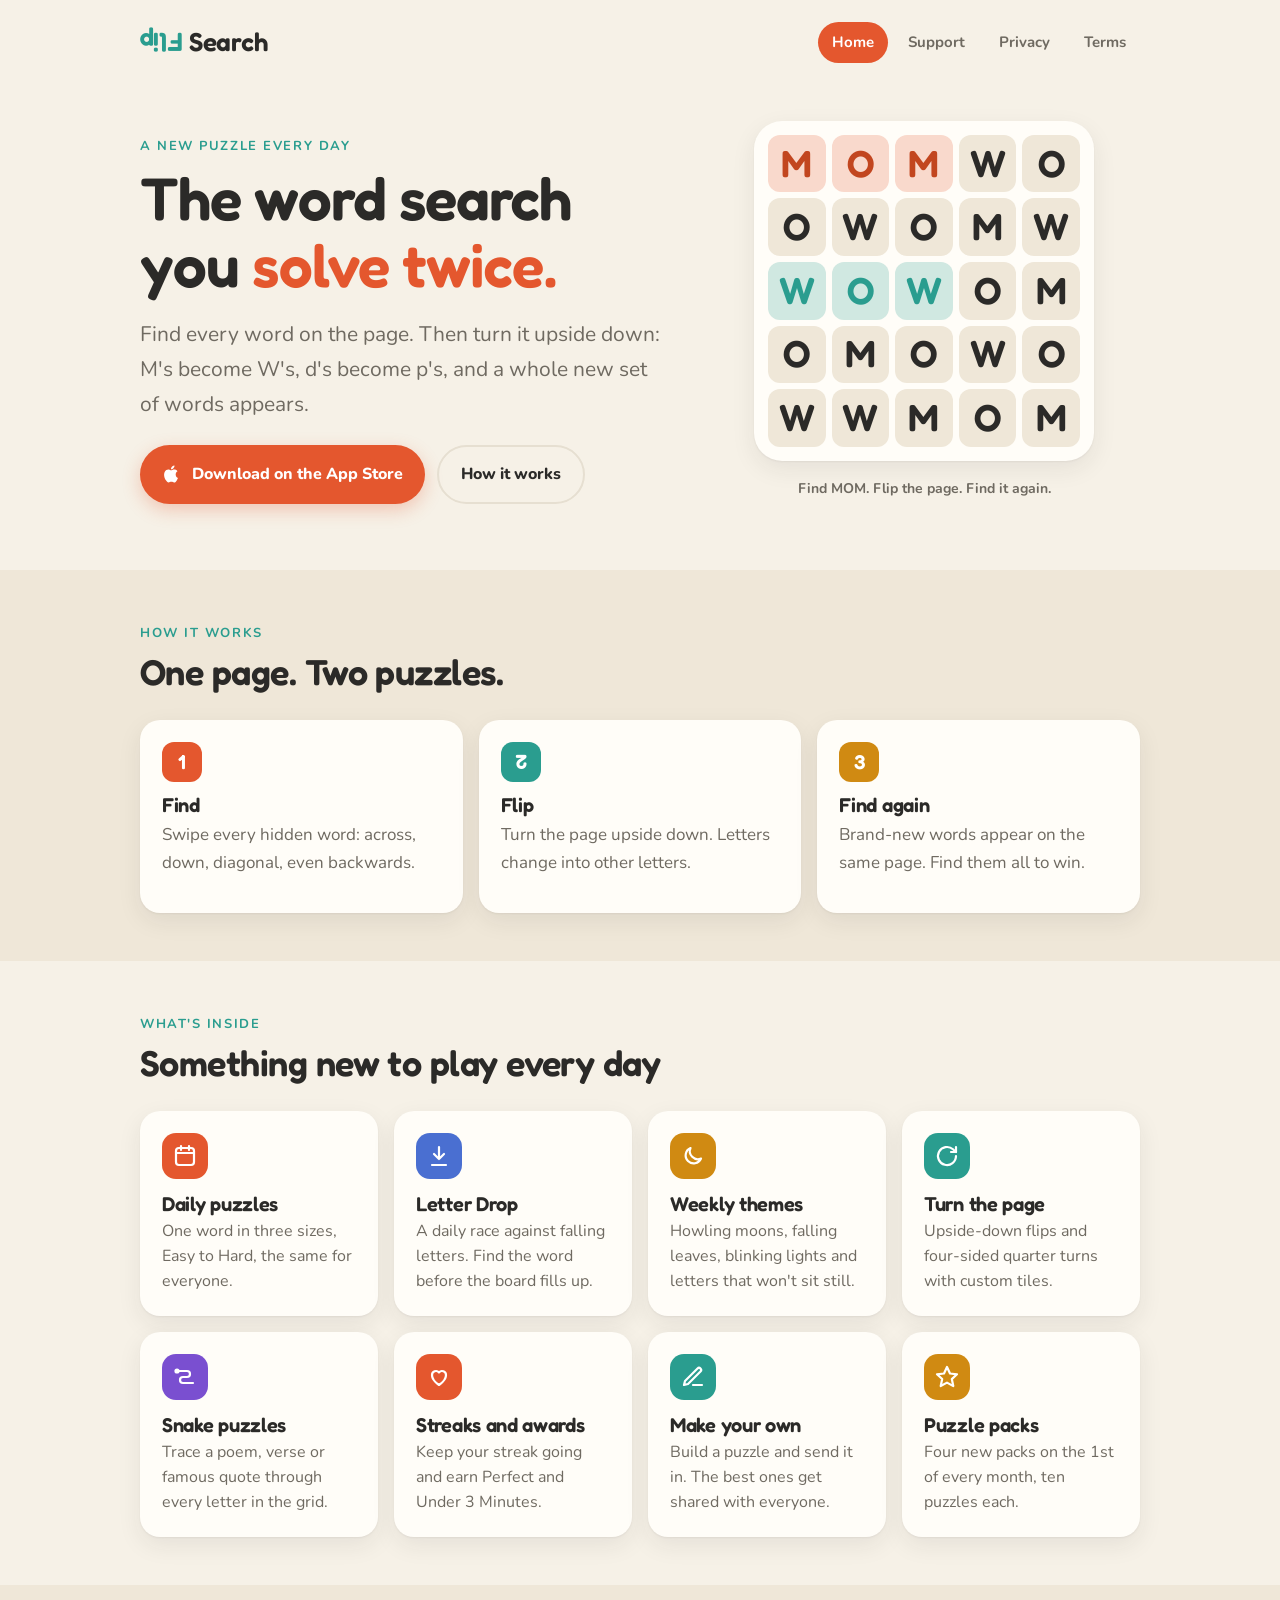
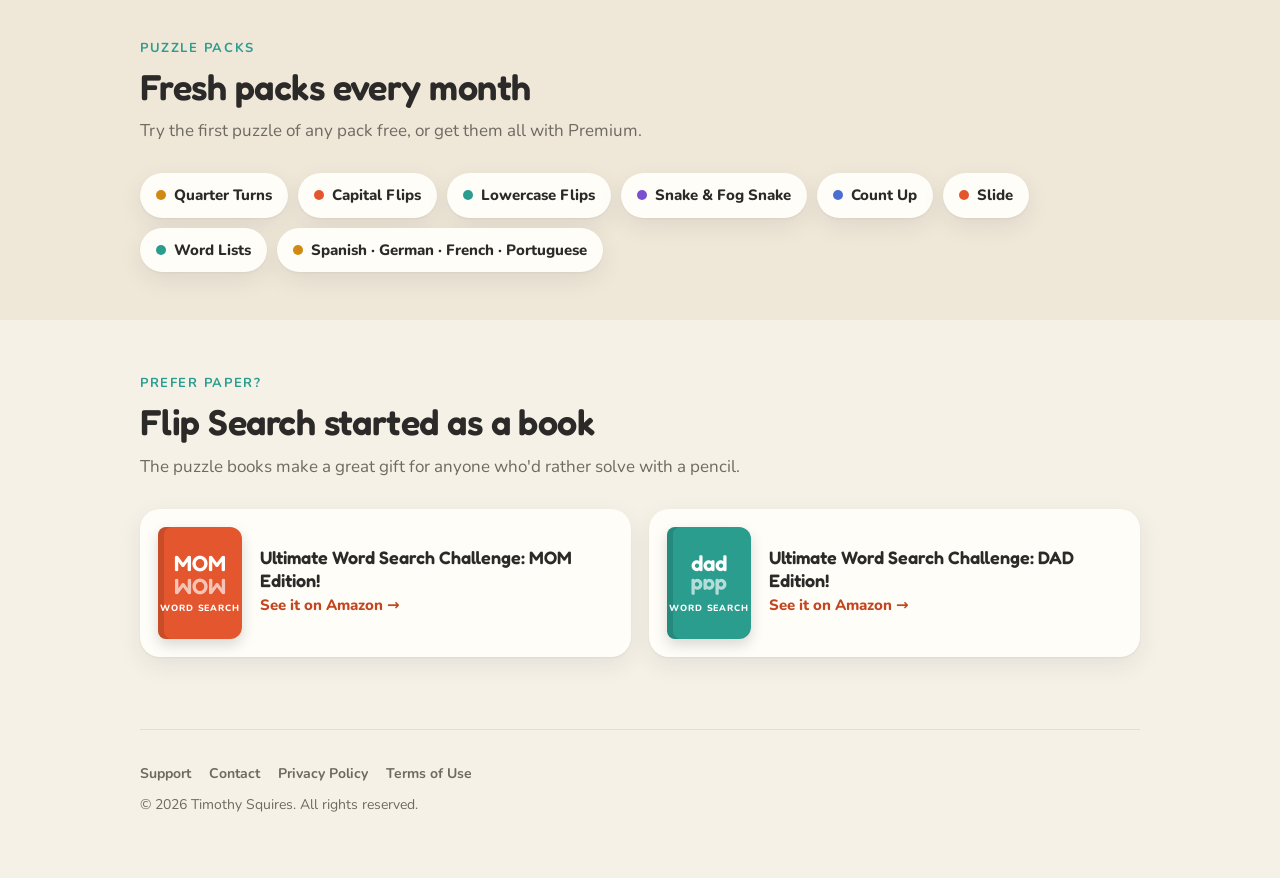
<file: index.html>
<!doctype html>
<html lang="en">
<head>
<meta charset="utf-8">
<meta name="viewport" content="width=device-width, initial-scale=1">
<title>Flip Search: the upside-down word search</title>
<meta name="description" content="Flip Search is a word search you solve twice: find every word, then turn the page and find them again.">
<link rel="preconnect" href="https://fonts.googleapis.com">
<link rel="preconnect" href="https://fonts.gstatic.com" crossorigin>
<link href="https://fonts.googleapis.com/css2?family=Fredoka:wght@500;600&family=Nunito:wght@400;600;700;800&display=swap" rel="stylesheet">
<link rel="stylesheet" href="style.css">
</head>
<body>
<div class="wrap">
  <header class="site">
    <a class="logo" href="./"><span class="flip">Flip</span>Search</a>
    <nav><a href="./" aria-current="page">Home</a><a href="support.html">Support</a><a href="privacy.html">Privacy</a><a href="terms.html">Terms</a></nav>
  </header>

  <div class="hero">
    <div>
      <span class="eyebrow">A new puzzle every day</span>
      <h1>The word search you <span class="accent-coral">solve twice.</span></h1>
      <p class="lead" style="margin-top:18px">Find every word on the page. Then turn it upside down: M's become W's, d's become p's, and a whole new set of words appears.</p>
      <div class="actions">
        <a class="button" href="https://apps.apple.com/us/app/flip-search/id6823875443">
          <svg viewBox="0 0 24 24" fill="currentColor" aria-hidden="true"><path d="M16.4 12.6c0-2.6 2.1-3.8 2.2-3.9-1.2-1.8-3.1-2-3.7-2-1.6-.2-3.1.9-3.9.9-.8 0-2-.9-3.4-.9-1.7 0-3.3 1-4.2 2.6-1.8 3.1-.5 7.8 1.3 10.3.9 1.2 1.9 2.6 3.2 2.6 1.3-.1 1.8-.8 3.3-.8 1.6 0 2 .8 3.4.8s2.3-1.3 3.1-2.5c1-1.4 1.4-2.8 1.4-2.9-.1 0-2.7-1-2.7-4.2zM13.9 4.9c.7-.9 1.2-2 1-3.2-1 0-2.3.7-3 1.6-.7.8-1.2 2-1.1 3.1 1.2.1 2.4-.6 3.1-1.5z"/></svg>
          Download on the App Store
        </a>
        <a class="button ghost" href="#how">How it works</a>
      </div>
    </div>
    <div class="board-wrap">
      <div class="board" aria-label="A Flip Search grid turning upside down">
        <span class="hit">M</span><span class="hit">O</span><span class="hit">M</span><span>W</span><span>O</span>
        <span>O</span><span>W</span><span>O</span><span>M</span><span>W</span>
        <span class="hit2">W</span><span class="hit2">O</span><span class="hit2">W</span><span>O</span><span>M</span>
        <span>O</span><span>M</span><span>O</span><span>W</span><span>O</span>
        <span>W</span><span>W</span><span>M</span><span>O</span><span>M</span>
      </div>
      <p class="board-caption">Find MOM. Flip the page. Find it again.</p>
    </div>
  </div>
</div>

<section class="band" id="how">
  <div class="wrap">
    <div class="section-head">
      <span class="eyebrow">How it works</span>
      <h2>One page. Two puzzles.</h2>
    </div>
    <div class="steps">
      <div class="step"><h3>Find</h3><p class="muted">Swipe every hidden word: across, down, diagonal, even backwards.</p></div>
      <div class="step"><h3>Flip</h3><p class="muted">Turn the page upside down. Letters change into other letters.</p></div>
      <div class="step"><h3>Find again</h3><p class="muted">Brand-new words appear on the same page. Find them all to win.</p></div>
    </div>
  </div>
</section>

<section>
  <div class="wrap">
    <div class="section-head">
      <span class="eyebrow">What's inside</span>
      <h2>Something new to play every day</h2>
    </div>
    <div class="features">
      <div class="feature">
        <div class="icon coral"><svg viewBox="0 0 24 24" fill="none" stroke="currentColor" stroke-width="2.2" stroke-linecap="round" stroke-linejoin="round"><rect x="3" y="4" width="18" height="17" rx="3"/><path d="M3 9h18M8 2v4M16 2v4"/></svg></div>
        <h3>Daily puzzles</h3><p>One word in three sizes, Easy to Hard, the same for everyone.</p>
      </div>
      <div class="feature">
        <div class="icon blue"><svg viewBox="0 0 24 24" fill="none" stroke="currentColor" stroke-width="2.2" stroke-linecap="round" stroke-linejoin="round"><path d="M12 3v12M7 10l5 5 5-5M5 21h14"/></svg></div>
        <h3>Letter Drop</h3><p>A daily race against falling letters. Find the word before the board fills up.</p>
      </div>
      <div class="feature">
        <div class="icon gold"><svg viewBox="0 0 24 24" fill="none" stroke="currentColor" stroke-width="2.2" stroke-linecap="round" stroke-linejoin="round"><path d="M20 14.5A8 8 0 0 1 9.5 4a8 8 0 1 0 10.5 10.5z"/></svg></div>
        <h3>Weekly themes</h3><p>Howling moons, falling leaves, blinking lights and letters that won't sit still.</p>
      </div>
      <div class="feature">
        <div class="icon teal"><svg viewBox="0 0 24 24" fill="none" stroke="currentColor" stroke-width="2.2" stroke-linecap="round" stroke-linejoin="round"><path d="M21 12a9 9 0 1 1-3-6.7L21 8"/><path d="M21 3v5h-5"/></svg></div>
        <h3>Turn the page</h3><p>Upside-down flips and four-sided quarter turns with custom tiles.</p>
      </div>
      <div class="feature">
        <div class="icon purple"><svg viewBox="0 0 24 24" fill="none" stroke="currentColor" stroke-width="2.2" stroke-linecap="round" stroke-linejoin="round"><path d="M4 6h10a3 3 0 0 1 0 6H10a3 3 0 0 0 0 6h10"/><circle cx="4" cy="6" r="1.5" fill="currentColor"/></svg></div>
        <h3>Snake puzzles</h3><p>Trace a poem, verse or famous quote through every letter in the grid.</p>
      </div>
      <div class="feature">
        <div class="icon coral"><svg viewBox="0 0 24 24" fill="none" stroke="currentColor" stroke-width="2.2" stroke-linecap="round" stroke-linejoin="round"><path d="M12 20s-7-4.5-7-10a4 4 0 0 1 7-2.6A4 4 0 0 1 19 10c0 5.5-7 10-7 10z"/></svg></div>
        <h3>Streaks and awards</h3><p>Keep your streak going and earn Perfect and Under 3 Minutes.</p>
      </div>
      <div class="feature">
        <div class="icon teal"><svg viewBox="0 0 24 24" fill="none" stroke="currentColor" stroke-width="2.2" stroke-linecap="round" stroke-linejoin="round"><path d="M12 20h9M16.5 3.5a2.1 2.1 0 0 1 3 3L7 19l-4 1 1-4z"/></svg></div>
        <h3>Make your own</h3><p>Build a puzzle and send it in. The best ones get shared with everyone.</p>
      </div>
      <div class="feature">
        <div class="icon gold"><svg viewBox="0 0 24 24" fill="none" stroke="currentColor" stroke-width="2.2" stroke-linecap="round" stroke-linejoin="round"><path d="M12 2l3 6.5 7 .8-5.2 4.8 1.5 7L12 17.6 5.7 21l1.5-7L2 9.3l7-.8z"/></svg></div>
        <h3>Puzzle packs</h3><p>Four new packs on the 1st of every month, ten puzzles each.</p>
      </div>
    </div>
  </div>
</section>

<section class="band">
  <div class="wrap">
    <div class="section-head">
      <span class="eyebrow">Puzzle packs</span>
      <h2>Fresh packs every month</h2>
      <p class="muted">Try the first puzzle of any pack free, or get them all with Premium.</p>
    </div>
    <div class="chips">
      <span class="chip"><i style="background:var(--gold)"></i>Quarter Turns</span>
      <span class="chip"><i style="background:var(--coral)"></i>Capital Flips</span>
      <span class="chip"><i style="background:var(--teal)"></i>Lowercase Flips</span>
      <span class="chip"><i style="background:var(--purple)"></i>Snake &amp; Fog Snake</span>
      <span class="chip"><i style="background:var(--blue)"></i>Count Up</span>
      <span class="chip"><i style="background:var(--coral)"></i>Slide</span>
      <span class="chip"><i style="background:var(--teal)"></i>Word Lists</span>
      <span class="chip"><i style="background:var(--gold)"></i>Spanish · German · French · Portuguese</span>
    </div>
  </div>
</section>

<section>
  <div class="wrap">
    <div class="section-head">
      <span class="eyebrow">Prefer paper?</span>
      <h2>Flip Search started as a book</h2>
      <p class="muted">The puzzle books make a great gift for anyone who'd rather solve with a pencil.</p>
    </div>
    <div class="books">
      <a class="book" href="https://www.amazon.com/Ultimate-Word-Search-Challenge-MOM/dp/B0DCZR6Y28/">
        <span class="cover mom"><span>MOM<span class="upside">MOM</span><small>WORD SEARCH</small></span></span>
        <span><strong>Ultimate Word Search Challenge: MOM Edition!</strong><span class="go">See it on Amazon →</span></span>
      </a>
      <a class="book" href="https://www.amazon.com/Ultimate-Word-Search-Challenge-DAD/dp/B0DDCRF8DS">
        <span class="cover dad"><span>dad<span class="upside">dad</span><small>WORD SEARCH</small></span></span>
        <span><strong>Ultimate Word Search Challenge: DAD Edition!</strong><span class="go">See it on Amazon →</span></span>
      </a>
    </div>
  </div>
</section>

<div class="wrap">
  <footer class="site">
    <div class="links"><a href="support.html">Support</a><a href="support.html#contact">Contact</a><a href="privacy.html">Privacy Policy</a><a href="terms.html">Terms of Use</a></div>
    <p>© 2026 Timothy Squires. All rights reserved.</p>
  </footer>
</div>
</body>
</html>
</file>
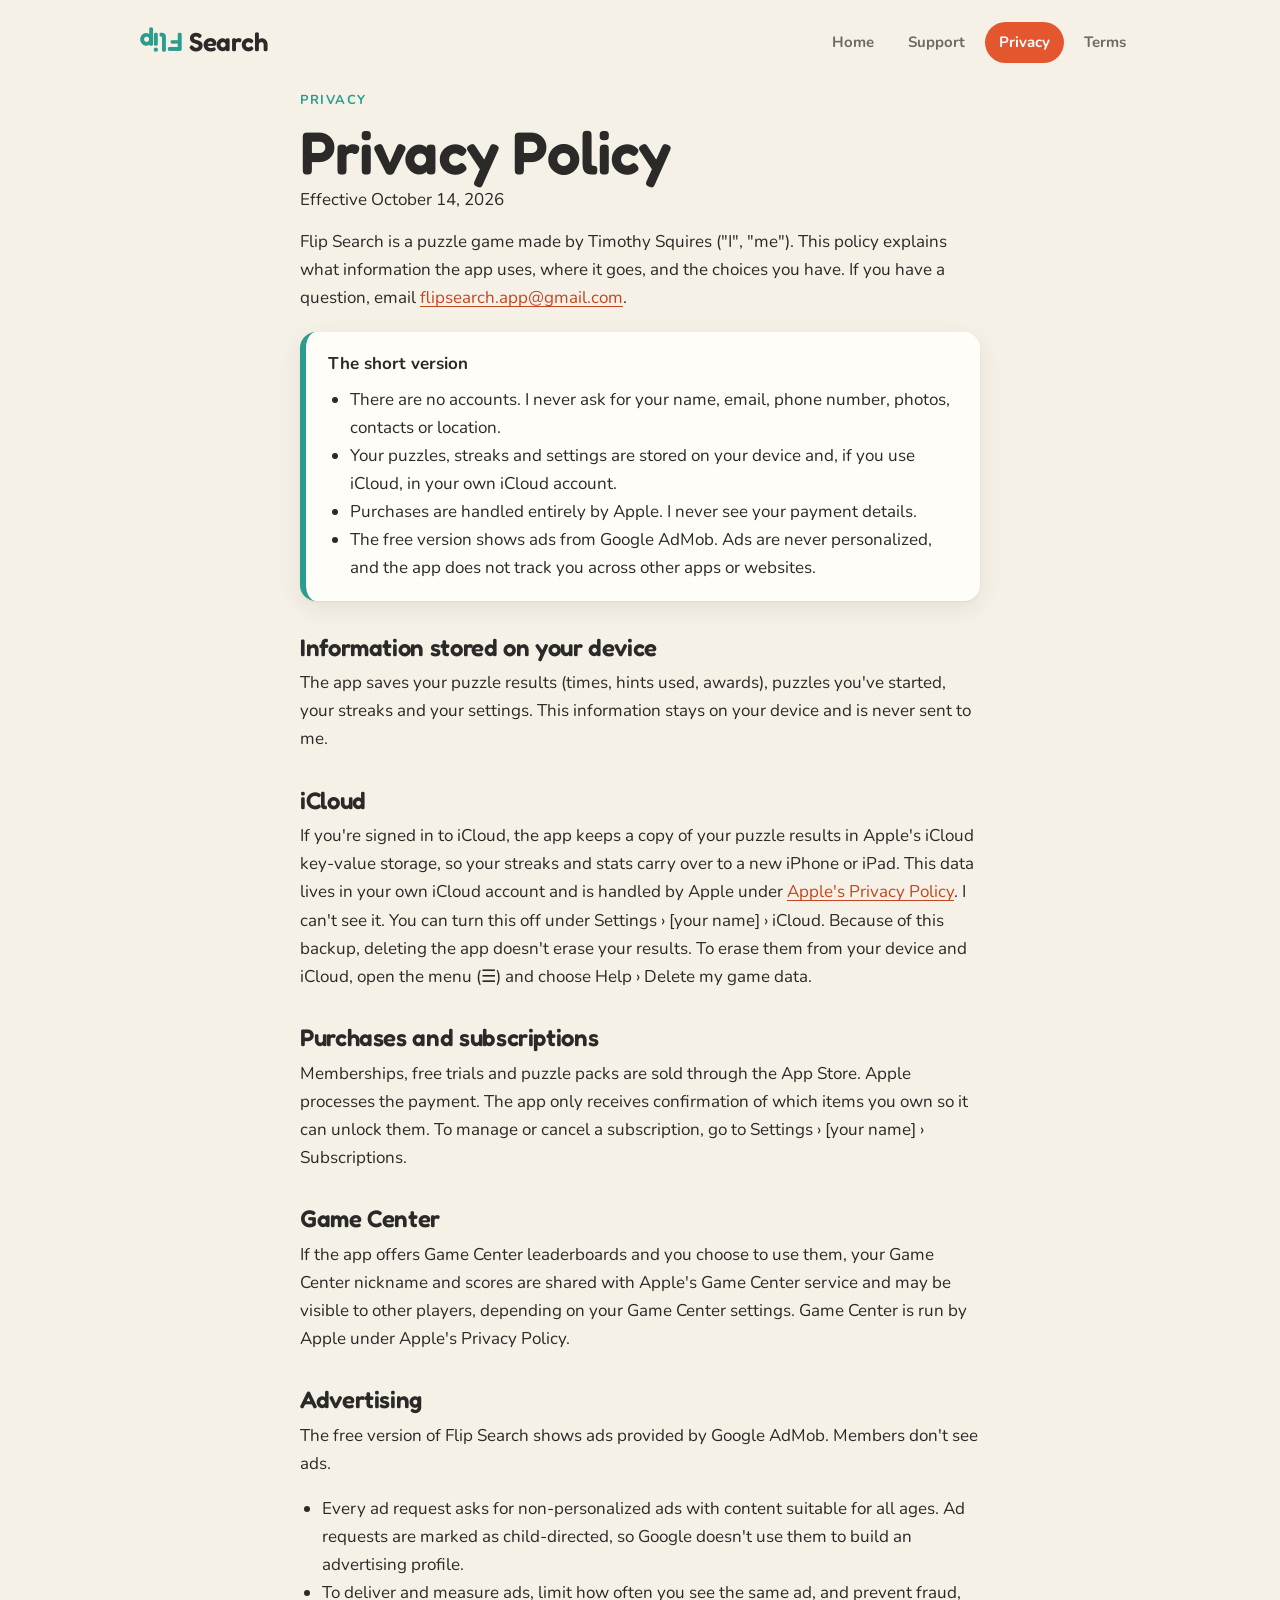
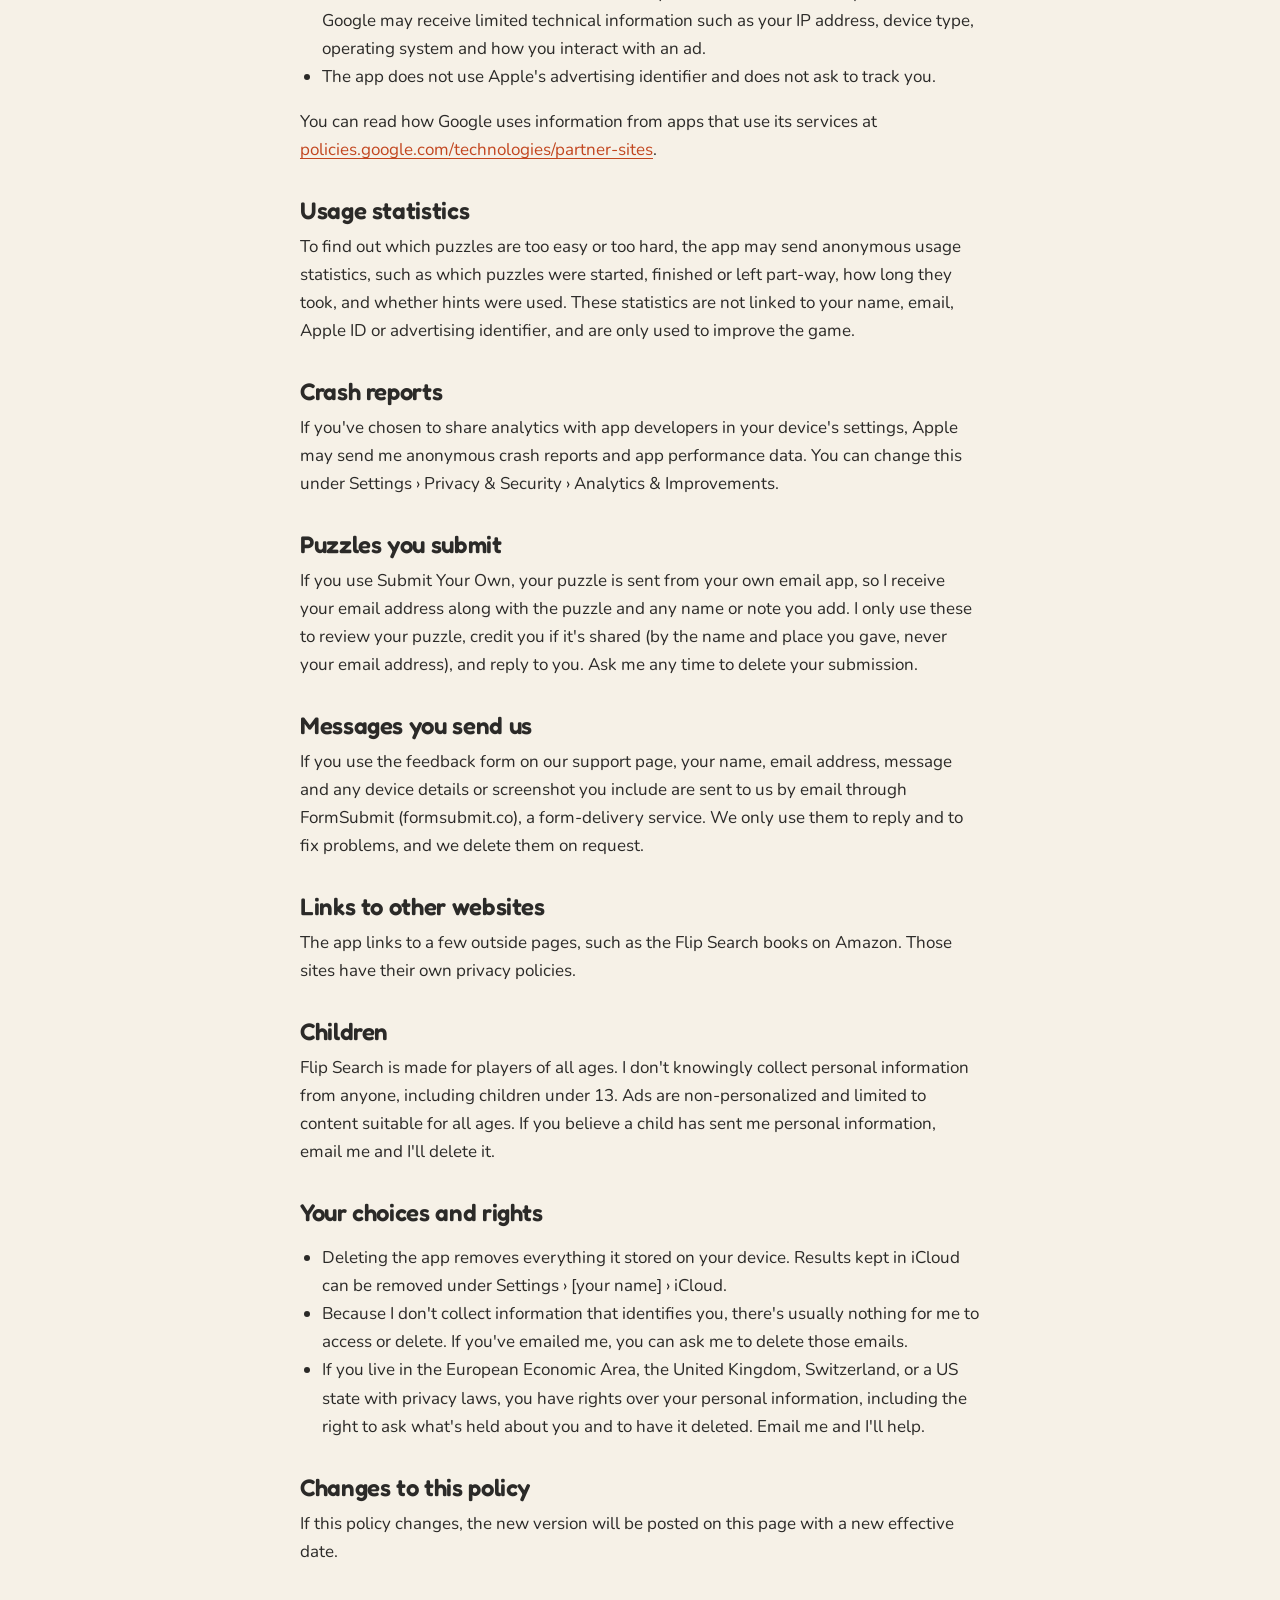
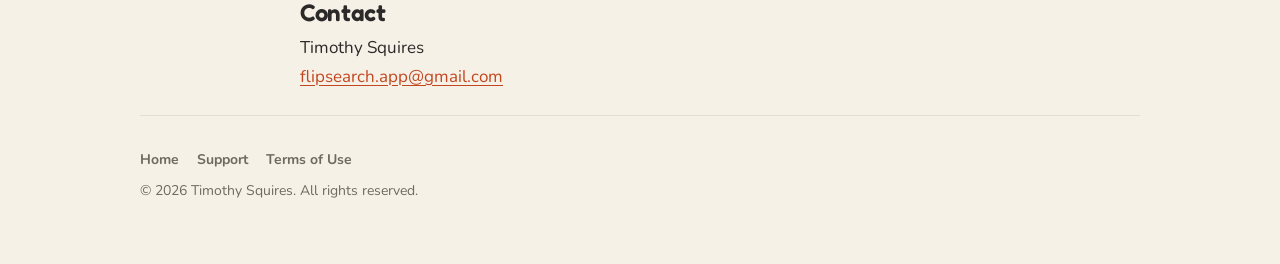
<file: privacy.html>
<!doctype html>
<html lang="en">
<head>
<meta charset="utf-8">
<meta name="viewport" content="width=device-width, initial-scale=1">
<title>Privacy Policy · Flip Search</title>
<link rel="preconnect" href="https://fonts.googleapis.com">
<link rel="preconnect" href="https://fonts.gstatic.com" crossorigin>
<link href="https://fonts.googleapis.com/css2?family=Fredoka:wght@500;600&family=Nunito:wght@400;600;700;800&display=swap" rel="stylesheet">
<link rel="stylesheet" href="style.css">
</head>
<body>
<div class="wrap">
  <header class="site">
    <a class="logo" href="./"><span class="flip">Flip</span>Search</a>
    <nav><a href="./">Home</a><a href="support.html">Support</a><a href="privacy.html" aria-current="page">Privacy</a><a href="terms.html">Terms</a></nav>
  </header>
</div>
<div class="wrap narrow prose">
  <span class="eyebrow">Privacy</span>
  <h1>Privacy Policy</h1>
  <p class="muted">Effective October 14, 2026</p>

  <p>Flip Search is a puzzle game made by Timothy Squires ("I", "me"). This policy explains what information the app uses, where it goes, and the choices you have. If you have a question, email <a href="mailto:flipsearch.app@gmail.com">flipsearch.app@gmail.com</a>.</p>

  <div class="summary-card">
    <strong>The short version</strong>
    <ul>
      <li>There are no accounts. I never ask for your name, email, phone number, photos, contacts or location.</li>
      <li>Your puzzles, streaks and settings are stored on your device and, if you use iCloud, in your own iCloud account.</li>
      <li>Purchases are handled entirely by Apple. I never see your payment details.</li>
      <li>The free version shows ads from Google AdMob. Ads are never personalized, and the app does not track you across other apps or websites.</li>
    </ul>
  </div>

  <h2>Information stored on your device</h2>
  <p>The app saves your puzzle results (times, hints used, awards), puzzles you've started, your streaks and your settings. This information stays on your device and is never sent to me.</p>

  <h2>iCloud</h2>
  <p>If you're signed in to iCloud, the app keeps a copy of your puzzle results in Apple's iCloud key-value storage, so your streaks and stats carry over to a new iPhone or iPad. This data lives in your own iCloud account and is handled by Apple under <a href="https://www.apple.com/legal/privacy/">Apple's Privacy Policy</a>. I can't see it. You can turn this off under Settings › [your name] › iCloud. Because of this backup, deleting the app doesn't erase your results. To erase them from your device and iCloud, open the menu (☰) and choose Help › Delete my game data.</p>

  <h2>Purchases and subscriptions</h2>
  <p>Memberships, free trials and puzzle packs are sold through the App Store. Apple processes the payment. The app only receives confirmation of which items you own so it can unlock them. To manage or cancel a subscription, go to Settings › [your name] › Subscriptions.</p>

  <h2>Game Center</h2>
  <p>If the app offers Game Center leaderboards and you choose to use them, your Game Center nickname and scores are shared with Apple's Game Center service and may be visible to other players, depending on your Game Center settings. Game Center is run by Apple under Apple's Privacy Policy.</p>

  <h2>Advertising</h2>
  <p>The free version of Flip Search shows ads provided by Google AdMob. Members don't see ads.</p>
  <ul>
    <li>Every ad request asks for non-personalized ads with content suitable for all ages. Ad requests are marked as child-directed, so Google doesn't use them to build an advertising profile.</li>
    <li>To deliver and measure ads, limit how often you see the same ad, and prevent fraud, Google may receive limited technical information such as your IP address, device type, operating system and how you interact with an ad.</li>
    <li>The app does not use Apple's advertising identifier and does not ask to track you.</li>
  </ul>
  <p>You can read how Google uses information from apps that use its services at <a href="https://policies.google.com/technologies/partner-sites">policies.google.com/technologies/partner-sites</a>.</p>

  <h2>Usage statistics</h2>
  <p>To find out which puzzles are too easy or too hard, the app may send anonymous usage statistics, such as which puzzles were started, finished or left part-way, how long they took, and whether hints were used. These statistics are not linked to your name, email, Apple ID or advertising identifier, and are only used to improve the game.</p>

  <h2>Crash reports</h2>
  <p>If you've chosen to share analytics with app developers in your device's settings, Apple may send me anonymous crash reports and app performance data. You can change this under Settings › Privacy &amp; Security › Analytics &amp; Improvements.</p>

  <h2>Puzzles you submit</h2>
  <p>If you use Submit Your Own, your puzzle is sent from your own email app, so I receive your email address along with the puzzle and any name or note you add. I only use these to review your puzzle, credit you if it's shared (by the name and place you gave, never your email address), and reply to you. Ask me any time to delete your submission.</p>

  <h2>Messages you send us</h2>
  <p>If you use the feedback form on our support page, your name, email address, message and any device details or screenshot you include are sent to us by email through FormSubmit (formsubmit.co), a form-delivery service. We only use them to reply and to fix problems, and we delete them on request.</p>

  <h2>Links to other websites</h2>
  <p>The app links to a few outside pages, such as the Flip Search books on Amazon. Those sites have their own privacy policies.</p>

  <h2>Children</h2>
  <p>Flip Search is made for players of all ages. I don't knowingly collect personal information from anyone, including children under 13. Ads are non-personalized and limited to content suitable for all ages. If you believe a child has sent me personal information, email me and I'll delete it.</p>

  <h2>Your choices and rights</h2>
  <ul>
    <li>Deleting the app removes everything it stored on your device. Results kept in iCloud can be removed under Settings › [your name] › iCloud.</li>
    <li>Because I don't collect information that identifies you, there's usually nothing for me to access or delete. If you've emailed me, you can ask me to delete those emails.</li>
    <li>If you live in the European Economic Area, the United Kingdom, Switzerland, or a US state with privacy laws, you have rights over your personal information, including the right to ask what's held about you and to have it deleted. Email me and I'll help.</li>
  </ul>

  <h2>Changes to this policy</h2>
  <p>If this policy changes, the new version will be posted on this page with a new effective date.</p>

  <h2>Contact</h2>
  <p>Timothy Squires<br><a href="mailto:flipsearch.app@gmail.com">flipsearch.app@gmail.com</a></p>

</div>
<div class="wrap">
  <footer class="site">
    <div class="links"><a href="./">Home</a><a href="support.html">Support</a><a href="terms.html">Terms of Use</a></div>
    <p>© 2026 Timothy Squires. All rights reserved.</p>
  </footer>
</div>
</body>
</html>
</file>
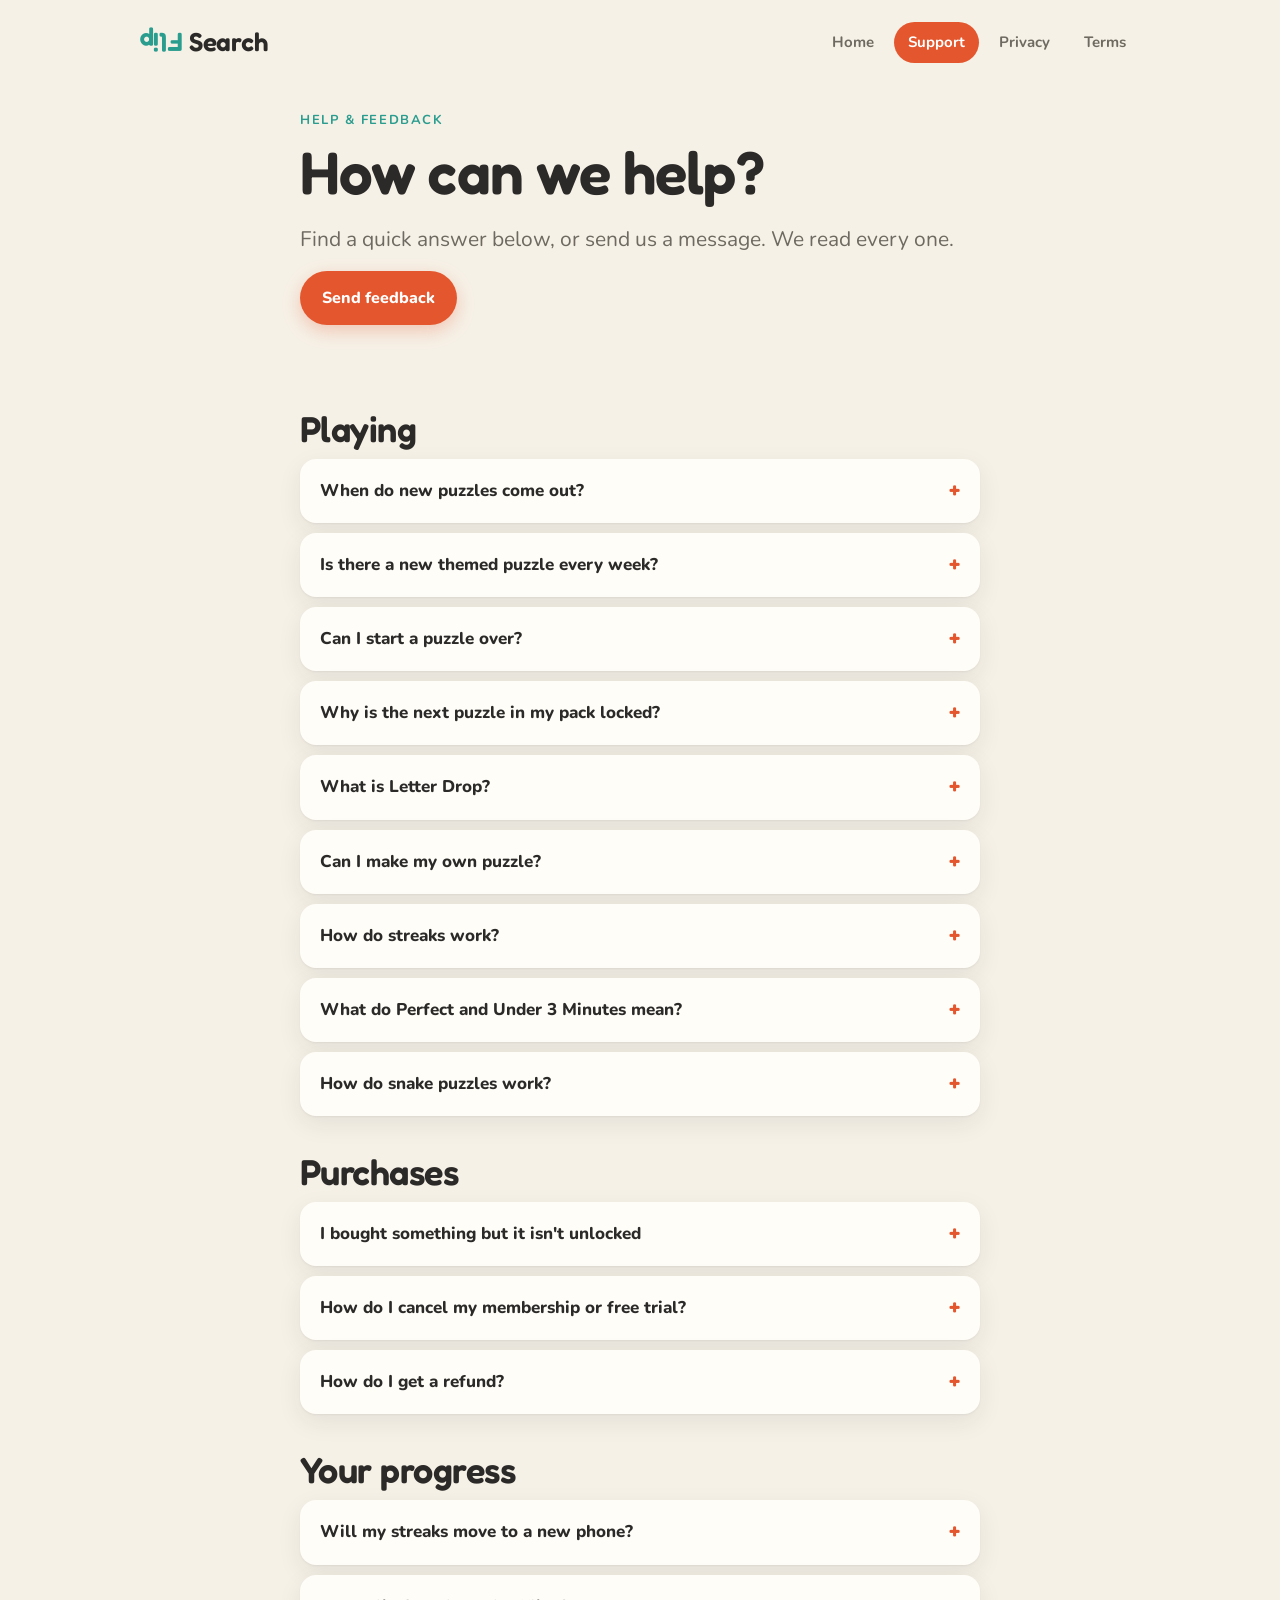
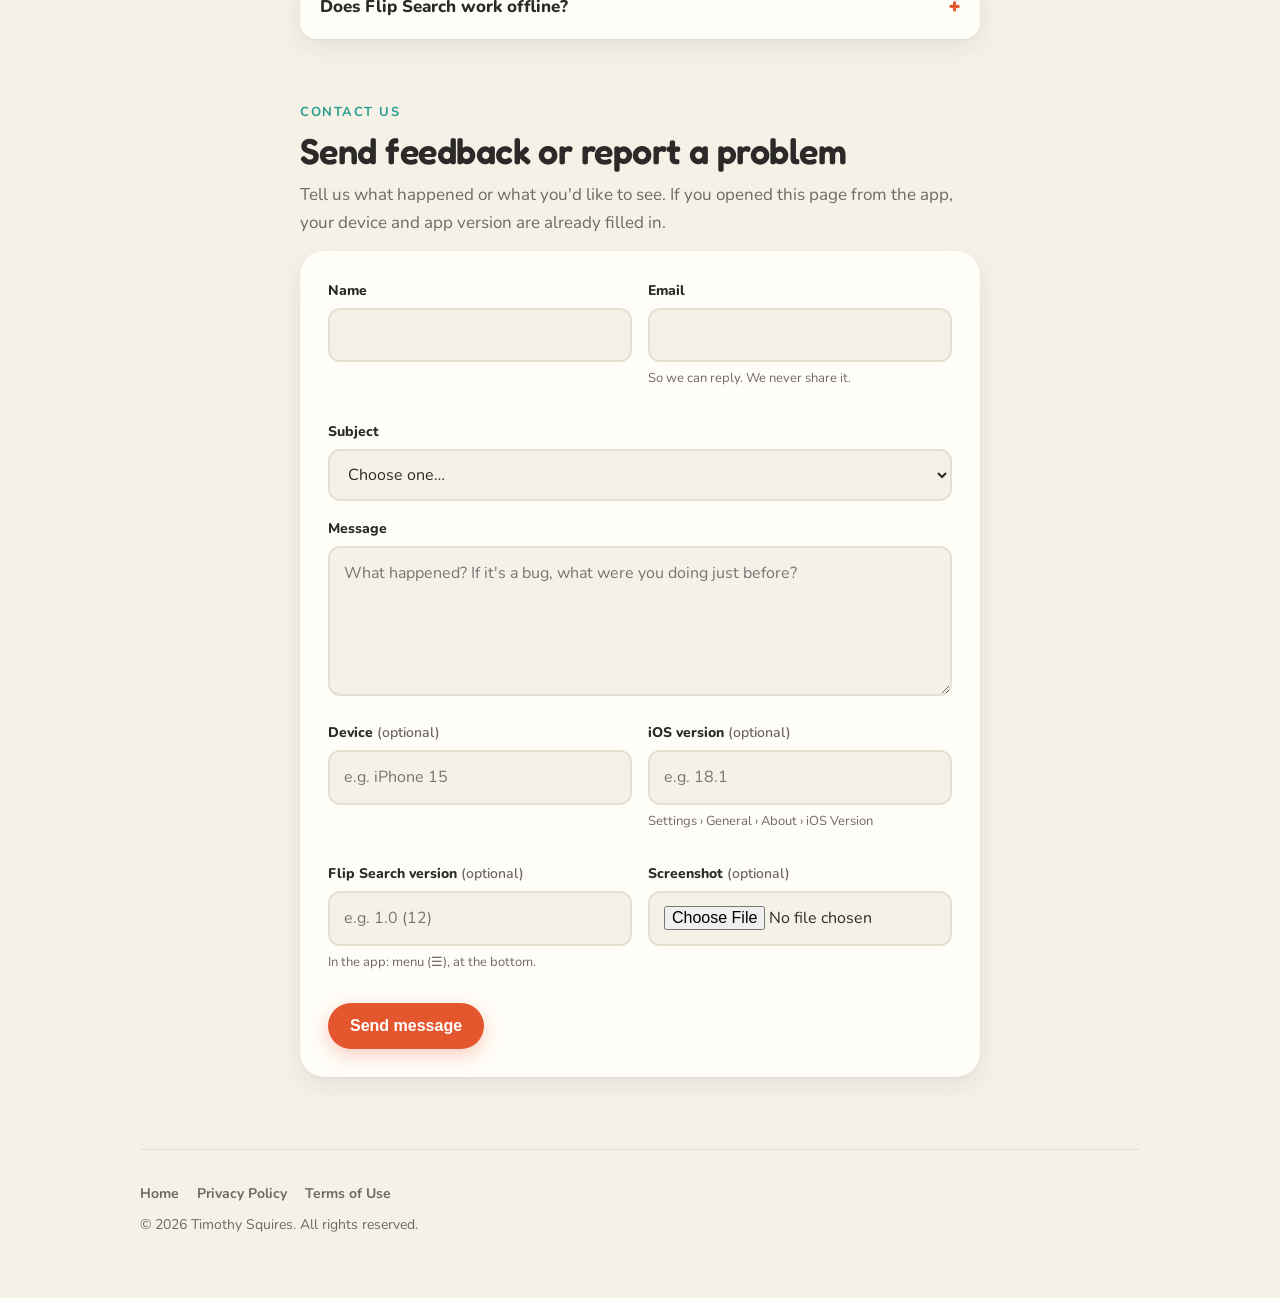
<file: support.html>
<!doctype html>
<html lang="en">
<head>
<meta charset="utf-8">
<meta name="viewport" content="width=device-width, initial-scale=1">
<title>Support · Flip Search</title>
<link rel="preconnect" href="https://fonts.googleapis.com">
<link rel="preconnect" href="https://fonts.gstatic.com" crossorigin>
<link href="https://fonts.googleapis.com/css2?family=Fredoka:wght@500;600&family=Nunito:wght@400;600;700;800&display=swap" rel="stylesheet">
<link rel="stylesheet" href="style.css">
</head>
<body>
<div class="wrap">
  <header class="site">
    <a class="logo" href="./"><span class="flip">Flip</span>Search</a>
    <nav><a href="./">Home</a><a href="support.html" aria-current="page">Support</a><a href="privacy.html">Privacy</a><a href="terms.html">Terms</a></nav>
  </header>
</div>

<div class="wrap narrow">
  <section style="padding-top:20px">
    <span class="eyebrow">Help &amp; feedback</span>
    <h1>How can we help?</h1>
    <p class="lead" style="margin-top:16px">Find a quick answer below, or send us a message. We read every one.</p>
    <a class="button" href="#contact">Send feedback</a>
  </section>

  <div class="faq">
    <h2>Playing</h2>
  <details>
    <summary>When do new puzzles come out?</summary>
    <p>Everyone gets the next day's puzzles at the same moment: midnight UTC. That's 7 PM Central (8 PM Eastern, 5 PM Pacific) during daylight saving time, and 6 PM Central in winter. The Today card in the app shows the time where you are.</p>
  </details>
  <details>
    <summary>Is there a new themed puzzle every week?</summary>
    <p>Yes. Each month has a theme, and a new puzzle for it comes out every Sunday. Members can go back and play the earlier weeks.</p>
  </details>
  <details>
    <summary>Can I start a puzzle over?</summary>
    <p>Yes, tap the circular arrow at the top of the puzzle. A restarted puzzle still counts for your streak, but it can't earn Perfect or Under 3 Minutes. Daily puzzles only count your first finish, so replaying one won't change your time.</p>
  </details>
  <details>
    <summary>Why is the next puzzle in my pack locked?</summary>
    <p>Pack puzzles unlock one at a time: finish the one before it to open the next. This applies with Premium too. Without the pack or Premium, you can play the first puzzle of every pack for free.</p>
  </details>
  <details>
    <summary>What is Letter Drop?</summary>
    <p>A daily game where letters fall onto the board. Swipe the day's word in any direction to clear it before the board fills up. Flip turns every letter upside down, and a golden letter clears the bottom three rows. Your first game each day is your score; after that it's practice.</p>
  </details>
  <details>
    <summary>Can I make my own puzzle?</summary>
    <p>Yes. Tap Submit Your Own Puzzle at the bottom of the home screen, pick a puzzle type (the daily flip puzzle, any pack that's come out, or an idea of your own), follow the instructions at the top, then send it. Puzzles aren't saved until you send them. We pick player-made puzzles to share with everyone.</p>
  </details>
  <details>
    <summary>How do streaks work?</summary>
    <p>Finish at least one daily puzzle each day to keep your daily streak. Finish all three Free Play puzzles in a day to grow your Free Play streak. A puzzle counts for its day if you finish it that day, or start it that day and finish it by the end of the next day.</p>
  </details>
  <details>
    <summary>What do Perfect and Under 3 Minutes mean?</summary>
    <p>Perfect means you finished without hints (and, in snake puzzles, without taking any letters back). Under 3 Minutes means you finished in less than three minutes, including any hint time. Both need to be done in one sitting: if you leave a puzzle and come back to it, it still counts for your streak, but not for these awards.</p>
  </details>
  <details>
    <summary>How do snake puzzles work?</summary>
    <p>A poem, verse or quote winds through every letter of the grid. Start on the highlighted first letter and trace one letter at a time to any of the 8 letters around it, using every letter once. Bible passages come from the Berean Standard Bible, which is in the public domain. On the two smaller grids, each word lights up when it's right; on the largest grid, nothing is confirmed until the whole snake is right. In Fog Snake you only see the letters next to your snake.</p>
  </details>

  <h2>Purchases</h2>
  <details>
    <summary>I bought something but it isn't unlocked</summary>
    <p>Open the menu (☰) and tap Restore purchases. Make sure you're signed in with the same Apple ID you bought it with.</p>
  </details>
  <details>
    <summary>How do I cancel my membership or free trial?</summary>
    <p>In the app, open the menu (☰) or the membership screen and tap Cancel or change subscription. You can also go to Settings › [your name] › Subscriptions › Flip Search and tap Cancel Subscription. You keep everything until the end of the period you've paid for. Cancel at least 24 hours before the trial or billing period ends to avoid the next charge. Deleting the app doesn't cancel a subscription.</p>
  </details>
  <details>
    <summary>How do I get a refund?</summary>
    <p>Apple handles all payments and refunds. Request one at <a href="https://reportaproblem.apple.com">reportaproblem.apple.com</a>.</p>
  </details>

  <h2>Your progress</h2>
  <details>
    <summary>Will my streaks move to a new phone?</summary>
    <p>Yes, if you're signed in to iCloud on both devices. Your results are kept in your iCloud account and appear on the new device after you open the app.</p>
  </details>
  <details>
    <summary>Does Flip Search work offline?</summary>
    <p>Yes. Every puzzle is built on your device, so you can play without a connection. Purchases and iCloud sync need a connection.</p>
  </details>
  </div>

  <section id="contact">
    <span class="eyebrow">Contact us</span>
    <h2>Send feedback or report a problem</h2>
    <p class="muted">Tell us what happened or what you'd like to see. If you opened this page from the app, your device and app version are already filled in.</p>

    <form class="form-card" id="feedback" action="https://formsubmit.co/flipsearch.app@gmail.com" method="POST" enctype="multipart/form-data">
      <input type="hidden" name="_subject" id="subjectLine" value="Flip Search feedback">
      <input type="hidden" name="_template" value="table">
      <input type="hidden" name="_captcha" value="false">
      <input type="hidden" name="_next" value="https://flipsearch.github.io/thanks.html">
      <input type="text" name="_honey" class="honey" tabindex="-1" autocomplete="off" aria-hidden="true">

      <div class="form-grid">
        <div>
          <label for="name">Name</label>
          <input id="name" name="name" autocomplete="name" required>
        </div>
        <div>
          <label for="email">Email</label>
          <input id="email" name="email" type="email" autocomplete="email" required>
          <p class="hint">So we can reply. We never share it.</p>
        </div>
        <div class="full">
          <label for="topic">Subject</label>
          <select id="topic" name="topic" required>
            <option value="">Choose one…</option>
            <option>Bug or crash</option>
            <option>A puzzle looks wrong</option>
            <option>Purchases or subscription</option>
            <option>Streaks, stats or iCloud</option>
            <option>Idea or suggestion</option>
            <option>Puzzle or word idea</option>
            <option>Something else</option>
          </select>
        </div>
        <div class="full">
          <label for="message">Message</label>
          <textarea id="message" name="message" required placeholder="What happened? If it's a bug, what were you doing just before?"></textarea>
        </div>
        <div>
          <label for="device">Device <span class="opt">(optional)</span></label>
          <input id="device" name="device" placeholder="e.g. iPhone 15">
        </div>
        <div>
          <label for="ios">iOS version <span class="opt">(optional)</span></label>
          <input id="ios" name="ios_version" placeholder="e.g. 18.1">
          <p class="hint">Settings › General › About › iOS Version</p>
        </div>
        <div>
          <label for="version">Flip Search version <span class="opt">(optional)</span></label>
          <input id="version" name="app_version" placeholder="e.g. 1.0 (12)">
          <p class="hint">In the app: menu (☰), at the bottom.</p>
        </div>
        <div>
          <label for="shot">Screenshot <span class="opt">(optional)</span></label>
          <input id="shot" name="attachment" type="file" accept="image/*">
        </div>
        <div class="full">
          <button class="button" type="submit">Send message</button>
        </div>
      </div>
    </form>
  </section>
</div>

<div class="wrap">
  <footer class="site">
    <div class="links"><a href="./">Home</a><a href="privacy.html">Privacy Policy</a><a href="terms.html">Terms of Use</a></div>
    <p>© 2026 Timothy Squires. All rights reserved.</p>
  </footer>
</div>

<script>
  // The app opens this page with ?device=…&ios=…&version=…&topic=… filled in.
  (function () {
    var params = new URLSearchParams(location.search);
    [["device", "device"], ["ios", "ios"], ["version", "version"]].forEach(function (pair) {
      var value = params.get(pair[0]);
      if (value) document.getElementById(pair[1]).value = value;
    });
    var topic = params.get("topic");
    if (topic) {
      var select = document.getElementById("topic");
      for (var i = 0; i < select.options.length; i++) {
        if (select.options[i].text === topic) select.selectedIndex = i;
      }
    }
    document.getElementById("feedback").addEventListener("submit", function () {
      var t = document.getElementById("topic").value || "Feedback";
      var n = document.getElementById("name").value;
      document.getElementById("subjectLine").value = "Flip Search: " + t + (n ? " from " + n : "");
    });
  })();
</script>
</body>
</html>
</file>
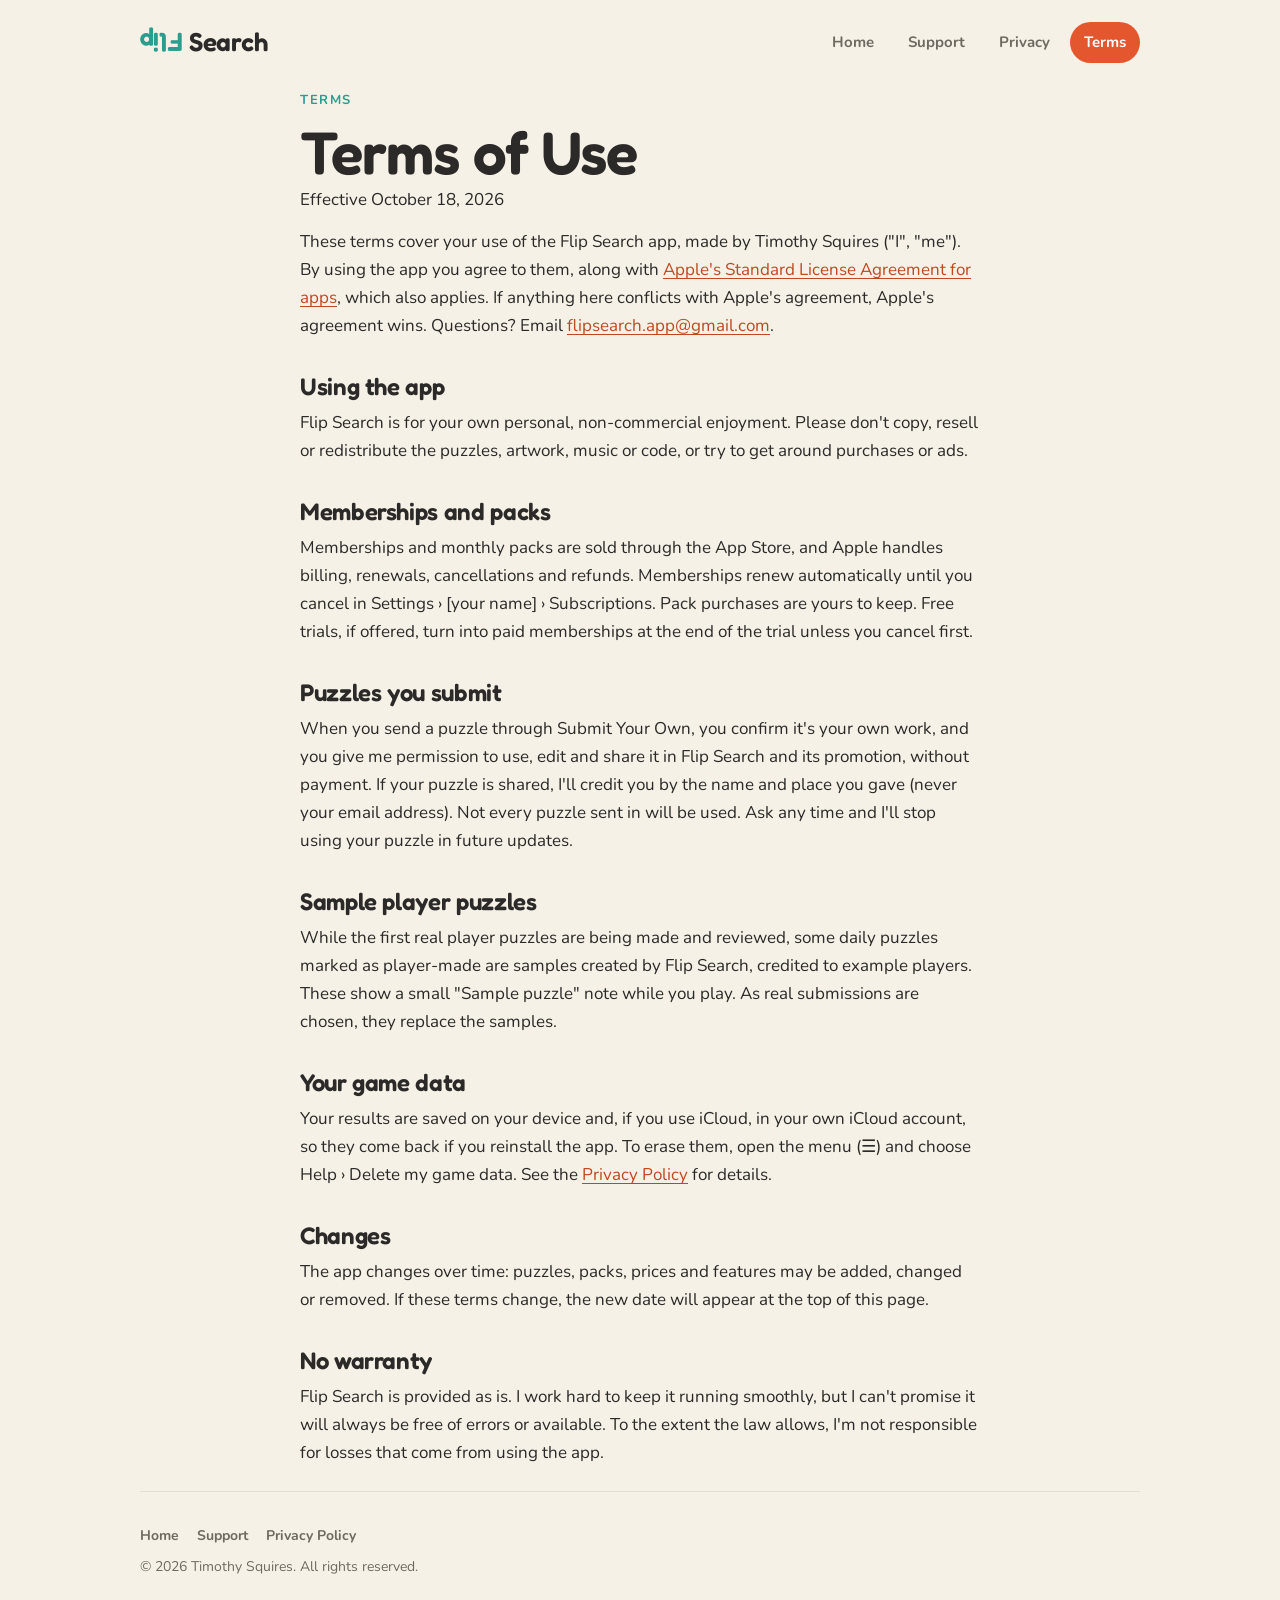
<file: terms.html>
<!doctype html>
<html lang="en">
<head>
<meta charset="utf-8">
<meta name="viewport" content="width=device-width, initial-scale=1">
<title>Terms of Use · Flip Search</title>
<link rel="preconnect" href="https://fonts.googleapis.com">
<link rel="preconnect" href="https://fonts.gstatic.com" crossorigin>
<link href="https://fonts.googleapis.com/css2?family=Fredoka:wght@500;600&family=Nunito:wght@400;600;700;800&display=swap" rel="stylesheet">
<link rel="stylesheet" href="style.css">
</head>
<body>
<div class="wrap">
  <header class="site">
    <a class="logo" href="./"><span class="flip">Flip</span>Search</a>
    <nav><a href="./">Home</a><a href="support.html">Support</a><a href="privacy.html">Privacy</a><a href="terms.html" aria-current="page">Terms</a></nav>
  </header>
</div>
<div class="wrap narrow prose">
  <span class="eyebrow">Terms</span>
  <h1>Terms of Use</h1>
  <p class="muted">Effective October 18, 2026</p>

  <p>These terms cover your use of the Flip Search app, made by Timothy Squires ("I", "me"). By using the app you agree to them, along with <a href="https://www.apple.com/legal/internet-services/itunes/dev/stdeula/">Apple's Standard License Agreement for apps</a>, which also applies. If anything here conflicts with Apple's agreement, Apple's agreement wins. Questions? Email <a href="mailto:flipsearch.app@gmail.com">flipsearch.app@gmail.com</a>.</p>

  <h2>Using the app</h2>
  <p>Flip Search is for your own personal, non-commercial enjoyment. Please don't copy, resell or redistribute the puzzles, artwork, music or code, or try to get around purchases or ads.</p>

  <h2>Memberships and packs</h2>
  <p>Memberships and monthly packs are sold through the App Store, and Apple handles billing, renewals, cancellations and refunds. Memberships renew automatically until you cancel in Settings › [your name] › Subscriptions. Pack purchases are yours to keep. Free trials, if offered, turn into paid memberships at the end of the trial unless you cancel first.</p>

  <h2>Puzzles you submit</h2>
  <p>When you send a puzzle through Submit Your Own, you confirm it's your own work, and you give me permission to use, edit and share it in Flip Search and its promotion, without payment. If your puzzle is shared, I'll credit you by the name and place you gave (never your email address). Not every puzzle sent in will be used. Ask any time and I'll stop using your puzzle in future updates.</p>

  <h2>Sample player puzzles</h2>
  <p>While the first real player puzzles are being made and reviewed, some daily puzzles marked as player-made are samples created by Flip Search, credited to example players. These show a small "Sample puzzle" note while you play. As real submissions are chosen, they replace the samples.</p>

  <h2>Your game data</h2>
  <p>Your results are saved on your device and, if you use iCloud, in your own iCloud account, so they come back if you reinstall the app. To erase them, open the menu (☰) and choose Help › Delete my game data. See the <a href="privacy.html">Privacy Policy</a> for details.</p>

  <h2>Changes</h2>
  <p>The app changes over time: puzzles, packs, prices and features may be added, changed or removed. If these terms change, the new date will appear at the top of this page.</p>

  <h2>No warranty</h2>
  <p>Flip Search is provided as is. I work hard to keep it running smoothly, but I can't promise it will always be free of errors or available. To the extent the law allows, I'm not responsible for losses that come from using the app.</p>

</div>
<div class="wrap">
  <footer class="site">
    <div class="links"><a href="./">Home</a><a href="support.html">Support</a><a href="privacy.html">Privacy Policy</a></div>
    <p>© 2026 Timothy Squires. All rights reserved.</p>
  </footer>
</div>
</body>
</html>
</file>
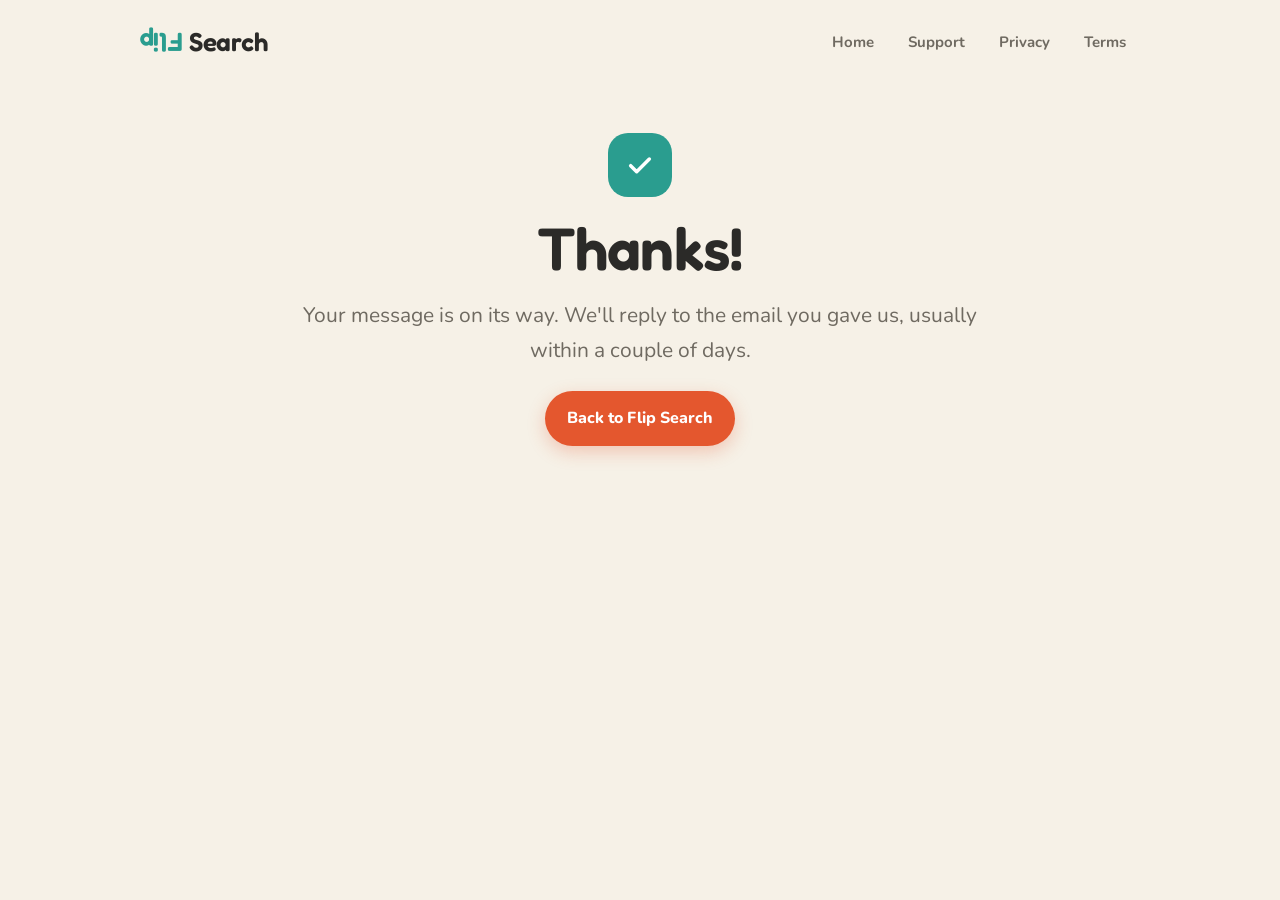
<file: thanks.html>
<!doctype html>
<html lang="en">
<head>
<meta charset="utf-8">
<meta name="viewport" content="width=device-width, initial-scale=1">
<title>Thanks · Flip Search</title>
<link rel="preconnect" href="https://fonts.googleapis.com">
<link rel="preconnect" href="https://fonts.gstatic.com" crossorigin>
<link href="https://fonts.googleapis.com/css2?family=Fredoka:wght@500;600&family=Nunito:wght@400;600;700;800&display=swap" rel="stylesheet">
<link rel="stylesheet" href="style.css">
</head>
<body>
<div class="wrap">
  <header class="site">
    <a class="logo" href="./"><span class="flip">Flip</span>Search</a>
    <nav><a href="./">Home</a><a href="support.html">Support</a><a href="privacy.html">Privacy</a><a href="terms.html">Terms</a></nav>
  </header>
</div>
<div class="wrap narrow">
  <section style="text-align:center">
    <div class="icon teal" style="margin:0 auto 18px;width:64px;height:64px;border-radius:20px"><svg viewBox="0 0 24 24" fill="none" stroke="currentColor" stroke-width="2.6" stroke-linecap="round" stroke-linejoin="round" style="width:32px;height:32px"><path d="M5 12.5l4.5 4.5L19 7.5"/></svg></div>
    <h1>Thanks!</h1>
    <p class="lead" style="margin:16px auto 24px">Your message is on its way. We'll reply to the email you gave us, usually within a couple of days.</p>
    <a class="button" href="./">Back to Flip Search</a>
  </section>
</div>
</body>
</html>
</file>
<file: style.css>
/* Flip Search website. Colors match the app. */
:root {
  --paper: #F6F1E7;
  --paper-2: #EFE7D8;
  --card: #FFFDF8;
  --ink: #2B2A28;
  --muted: #6F6A61;
  --line: #E6DFD1;
  --coral: #E4572E;
  --coral-ink: #C2461F;
  --teal: #2A9D8F;
  --gold: #D08A12;
  --blue: #4A6FD1;
  --purple: #7A4FD0;
  --tile: #FFFFFF;
  --shadow: 0 1px 2px rgba(43, 42, 40, .06), 0 8px 24px rgba(43, 42, 40, .08);
  --radius: 20px;
  --head: "Fredoka", "SF Pro Rounded", ui-rounded, system-ui, sans-serif;
  --body: "Nunito", -apple-system, BlinkMacSystemFont, "Segoe UI", system-ui, sans-serif;
}
@media (prefers-color-scheme: dark) {
  :root {
    --paper: #121110;
    --paper-2: #1A1817;
    --card: #1F1D1B;
    --ink: #EFE8DA;
    --muted: #A49D91;
    --line: #2F2C29;
    --coral: #F07A55;
    --coral-ink: #F59372;
    --teal: #4CC3B4;
    --gold: #F2B544;
    --blue: #7C9BEA;
    --purple: #A684F0;
    --tile: #2A2724;
    --shadow: 0 1px 2px rgba(0, 0, 0, .3), 0 10px 30px rgba(0, 0, 0, .35);
  }
}

* { box-sizing: border-box; }
html { -webkit-text-size-adjust: 100%; }
body {
  margin: 0;
  background: var(--paper);
  color: var(--ink);
  font: 17px/1.65 var(--body);
  -webkit-font-smoothing: antialiased;
}
img, svg { display: block; }
a { color: var(--coral-ink); text-underline-offset: 3px; }
.wrap { max-width: 1040px; margin: 0 auto; padding: 0 20px; }
.narrow { max-width: 720px; }

/* Header */
header.site {
  display: flex; align-items: center; justify-content: space-between;
  gap: 16px; flex-wrap: wrap; padding: 22px 0;
}
.logo {
  display: inline-flex; align-items: baseline; gap: 6px;
  font: 600 26px/1 var(--head); color: var(--ink); text-decoration: none; letter-spacing: -.01em;
}
.logo .flip { display: inline-block; transform: rotate(180deg); color: var(--teal); }
nav { display: flex; gap: 6px; flex-wrap: wrap; }
nav a {
  color: var(--muted); text-decoration: none; font-weight: 700; font-size: 15px;
  padding: 8px 14px; border-radius: 999px;
}
nav a:hover { color: var(--ink); background: var(--paper-2); }
nav a[aria-current="page"] { color: #fff; background: var(--coral); }

/* Type */
h1, h2, h3 { font-family: var(--head); font-weight: 600; letter-spacing: -.015em; line-height: 1.12; margin: 0; }
h1 { font-size: clamp(36px, 6vw, 60px); }
h2 { font-size: clamp(26px, 3.6vw, 36px); margin-bottom: 10px; }
h3 { font-size: 20px; margin-bottom: 4px; }
p { margin: 0 0 14px; }
.lead { font-size: clamp(18px, 2.2vw, 21px); color: var(--muted); max-width: 34em; }
.muted { color: var(--muted); }
.eyebrow {
  display: inline-block; font: 700 13px/1 var(--body); text-transform: uppercase; letter-spacing: .12em;
  color: var(--teal); margin-bottom: 12px;
}
.accent-coral { color: var(--coral); }
.accent-teal { color: var(--teal); }

/* Buttons */
.button {
  display: inline-flex; align-items: center; gap: 10px;
  background: var(--coral); color: #fff; text-decoration: none; font-weight: 800;
  padding: 14px 22px; border-radius: 999px; border: 0; cursor: pointer; font-size: 16px;
  box-shadow: 0 6px 18px rgba(228, 87, 46, .28); transition: transform .15s ease, box-shadow .15s ease;
}
.button:hover { transform: translateY(-1px); box-shadow: 0 10px 24px rgba(228, 87, 46, .34); }
.button.teal { background: var(--teal); box-shadow: 0 6px 18px rgba(42, 157, 143, .25); }
.button.ghost { background: transparent; color: var(--ink); box-shadow: none; border: 2px solid var(--line); }
.button svg { width: 20px; height: 20px; }

/* Hero */
.hero {
  display: grid; grid-template-columns: 1.1fr .9fr; gap: 40px; align-items: center;
  padding: 36px 0 56px;
}
.hero .actions { display: flex; gap: 12px; flex-wrap: wrap; margin-top: 24px; }
@media (max-width: 820px) { .hero { grid-template-columns: 1fr; padding-top: 12px; } }

/* The flipping puzzle in the hero */
.board-wrap { display: grid; place-items: center; }
.board {
  --size: min(78vw, 340px);
  width: var(--size); aspect-ratio: 1; padding: 14px; border-radius: 28px;
  background: var(--card); box-shadow: var(--shadow); position: relative;
  display: grid; grid-template-columns: repeat(5, 1fr); gap: 6px;
  animation: flip 7s cubic-bezier(.65, 0, .35, 1) infinite;
}
.board span {
  display: grid; place-items: center; border-radius: 12px; background: var(--paper-2);
  font: 600 calc(var(--size) / 9) / 1 var(--head); color: var(--ink);
}
.board span.hit { background: rgba(228, 87, 46, .22); color: var(--coral-ink); }
.board span.hit2 { background: rgba(42, 157, 143, .22); color: var(--teal); }
.board-caption { margin-top: 16px; font-weight: 700; color: var(--muted); font-size: 14px; text-align: center; }
@keyframes flip {
  0%, 38% { transform: rotate(0deg); }
  50%, 88% { transform: rotate(180deg); }
  100% { transform: rotate(360deg); }
}
@media (prefers-reduced-motion: reduce) { .board { animation: none; } }

/* Sections */
section { padding: 48px 0; }
section.band { background: var(--paper-2); }
.section-head { max-width: 640px; margin-bottom: 28px; }

/* Steps */
.steps { display: grid; grid-template-columns: repeat(3, 1fr); gap: 16px; counter-reset: step; }
.step { background: var(--card); border-radius: var(--radius); padding: 22px; box-shadow: var(--shadow); }
.step::before {
  counter-increment: step; content: counter(step);
  display: grid; place-items: center; width: 40px; height: 40px; border-radius: 12px; margin-bottom: 12px;
  font: 600 20px/1 var(--head); color: #fff; background: var(--coral);
}
.step:nth-child(2)::before { background: var(--teal); transform: rotate(180deg); }
.step:nth-child(3)::before { background: var(--gold); }
@media (max-width: 760px) { .steps { grid-template-columns: 1fr; } }

/* Feature cards */
.features { display: grid; grid-template-columns: repeat(auto-fill, minmax(230px, 1fr)); gap: 16px; }
.feature { background: var(--card); border-radius: var(--radius); padding: 22px; box-shadow: var(--shadow); }
.feature p { color: var(--muted); margin: 0; font-size: 16px; line-height: 1.55; }
.icon {
  width: 46px; height: 46px; border-radius: 14px; display: grid; place-items: center; margin-bottom: 14px; color: #fff;
}
.icon svg { width: 24px; height: 24px; }
.icon.coral { background: var(--coral); }
.icon.teal { background: var(--teal); }
.icon.gold { background: var(--gold); }
.icon.blue { background: var(--blue); }
.icon.purple { background: var(--purple); }

/* Pack chips */
.chips { display: flex; flex-wrap: wrap; gap: 10px; }
.chip {
  display: inline-flex; align-items: center; gap: 8px; padding: 10px 16px; border-radius: 999px;
  background: var(--card); box-shadow: var(--shadow); font-weight: 800; font-size: 15px;
}
.chip i { width: 10px; height: 10px; border-radius: 50%; display: inline-block; }

/* Books */
.books { display: grid; grid-template-columns: repeat(auto-fit, minmax(260px, 1fr)); gap: 18px; }
.book {
  display: flex; gap: 18px; align-items: center; background: var(--card); border-radius: var(--radius);
  padding: 18px; box-shadow: var(--shadow); text-decoration: none; color: var(--ink);
  transition: transform .15s ease;
}
.book:hover { transform: translateY(-2px); }
.cover {
  flex: none; width: 84px; height: 112px; border-radius: 8px 12px 12px 8px; display: grid; place-items: center;
  color: #fff; font: 600 22px/1.05 var(--head); text-align: center; box-shadow: inset 6px 0 0 rgba(0, 0, 0, .12), 0 6px 14px rgba(0, 0, 0, .15);
}
.cover.mom { background: var(--coral); }
.cover.dad { background: var(--teal); }
.cover small { display: block; font-size: 9px; letter-spacing: .1em; margin-top: 6px; font-family: var(--body); font-weight: 800; }
.cover .upside { display: block; transform: rotate(180deg); opacity: .65; }
.book strong { font-family: var(--head); font-weight: 600; font-size: 18px; display: block; line-height: 1.25; }
.book span.go { color: var(--coral-ink); font-weight: 800; font-size: 15px; }

/* FAQ */
.faq h2 { margin-top: 36px; }
details {
  background: var(--card); border-radius: 16px; padding: 4px 20px; margin: 10px 0; box-shadow: var(--shadow);
}
summary {
  font-weight: 800; cursor: pointer; padding: 14px 0; list-style: none; display: flex; justify-content: space-between; gap: 12px;
}
summary::-webkit-details-marker { display: none; }
summary::after { content: "+"; font: 600 22px/1 var(--head); color: var(--coral); transition: transform .2s ease; }
details[open] summary::after { transform: rotate(45deg); }
details p { color: var(--muted); padding-bottom: 6px; }

/* Forms */
.form-card { background: var(--card); border-radius: 24px; padding: 28px; box-shadow: var(--shadow); }
.form-grid { display: grid; grid-template-columns: 1fr 1fr; gap: 16px; }
.form-grid .full { grid-column: 1 / -1; }
@media (max-width: 640px) { .form-grid { grid-template-columns: 1fr; } .form-card { padding: 20px; } }
label { display: block; font-weight: 800; font-size: 14px; margin-bottom: 6px; }
label .opt { font-weight: 600; color: var(--muted); }
input, select, textarea {
  width: 100%; font: inherit; font-size: 16px; color: var(--ink); background: var(--paper);
  border: 2px solid var(--line); border-radius: 12px; padding: 12px 14px; outline: none;
  transition: border-color .15s ease, box-shadow .15s ease;
}
input:focus, select:focus, textarea:focus { border-color: var(--teal); box-shadow: 0 0 0 4px rgba(42, 157, 143, .15); }
textarea { min-height: 150px; resize: vertical; }
.hint { font-size: 13px; color: var(--muted); margin-top: 6px; }
.honey { position: absolute; left: -9999px; }

/* Long reading (privacy) */
.prose h2 { font-size: 24px; margin: 34px 0 8px; }
.prose p, .prose li { color: var(--ink); }
.prose ul { padding-left: 22px; }
.summary-card { background: var(--card); border-left: 6px solid var(--teal); border-radius: 16px; padding: 18px 22px; box-shadow: var(--shadow); margin: 20px 0; }
.summary-card ul { margin: 8px 0 0; }

/* Footer */
footer.site { padding: 32px 0 48px; color: var(--muted); font-size: 14px; border-top: 1px solid var(--line); margin-top: 24px; }
footer.site .links { display: flex; gap: 18px; flex-wrap: wrap; margin-bottom: 8px; }
footer.site a { color: var(--muted); font-weight: 700; text-decoration: none; }
footer.site a:hover { color: var(--ink); }
</file>
